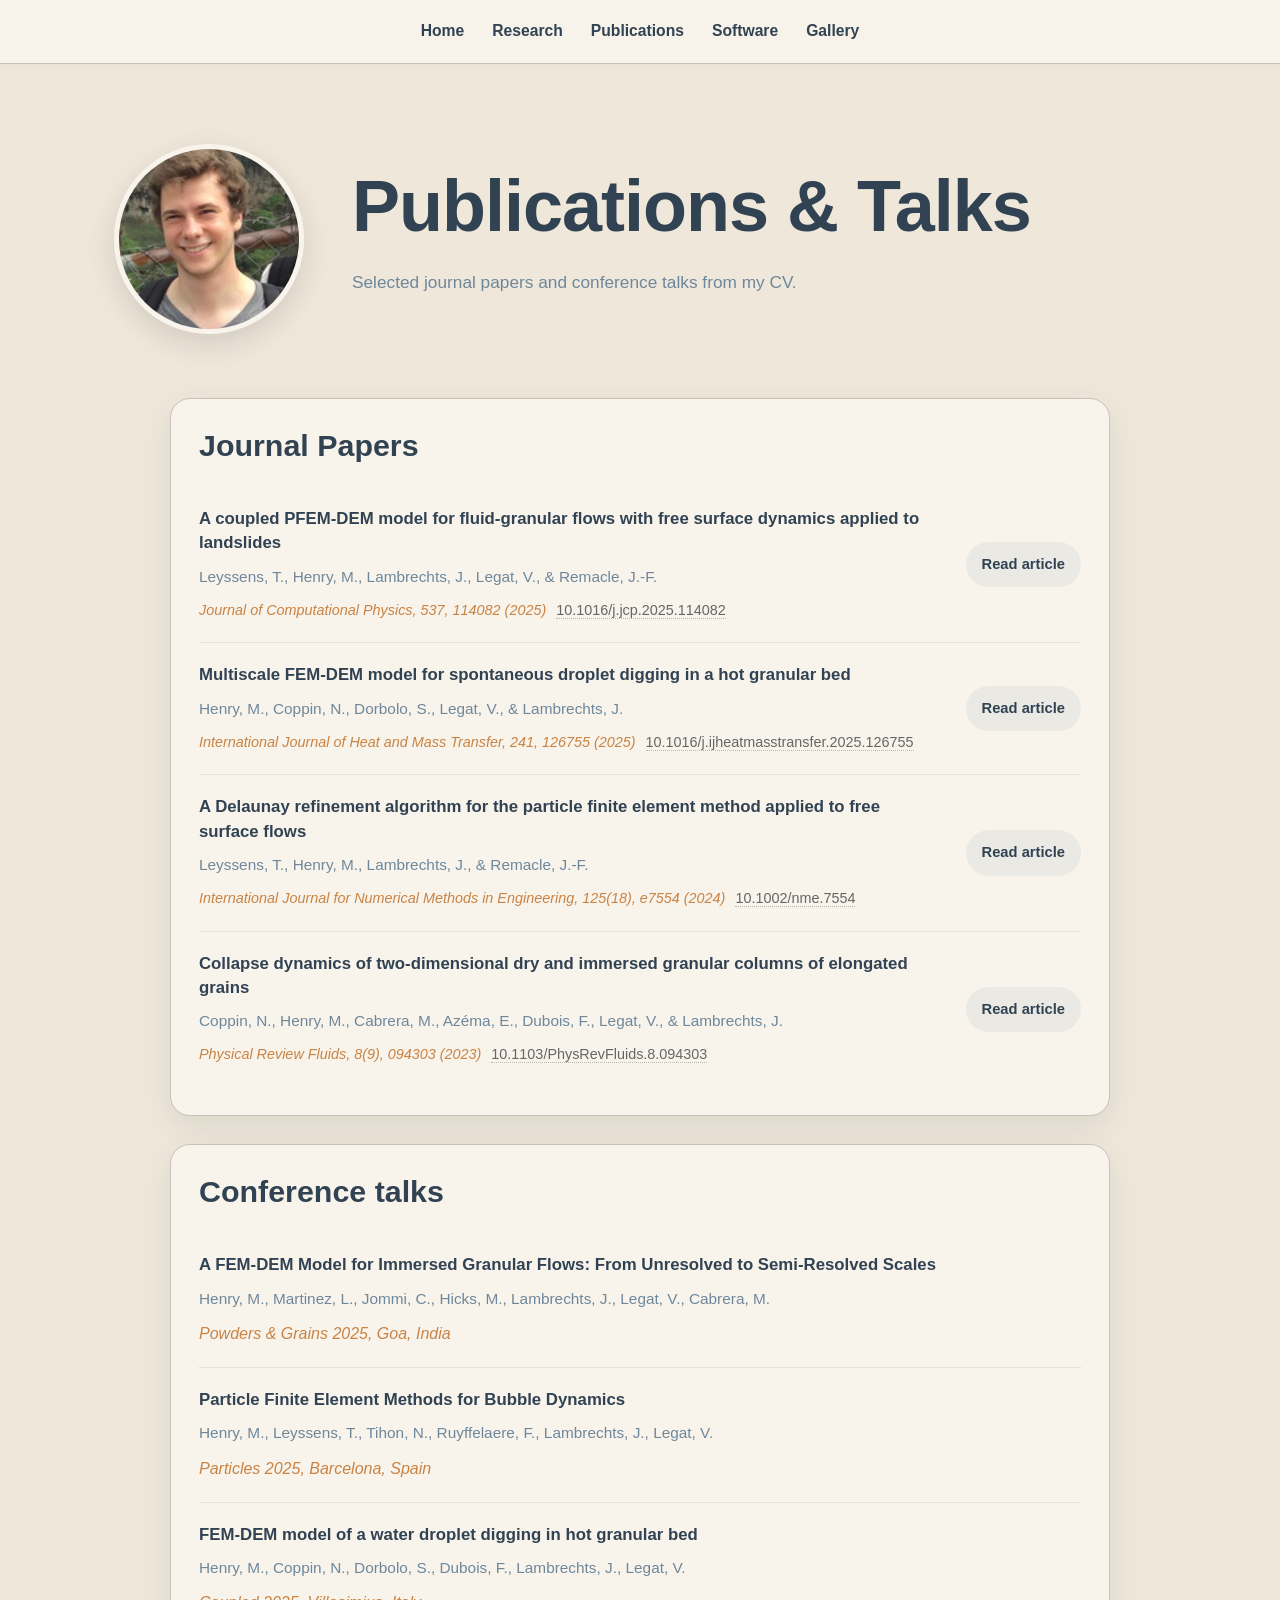
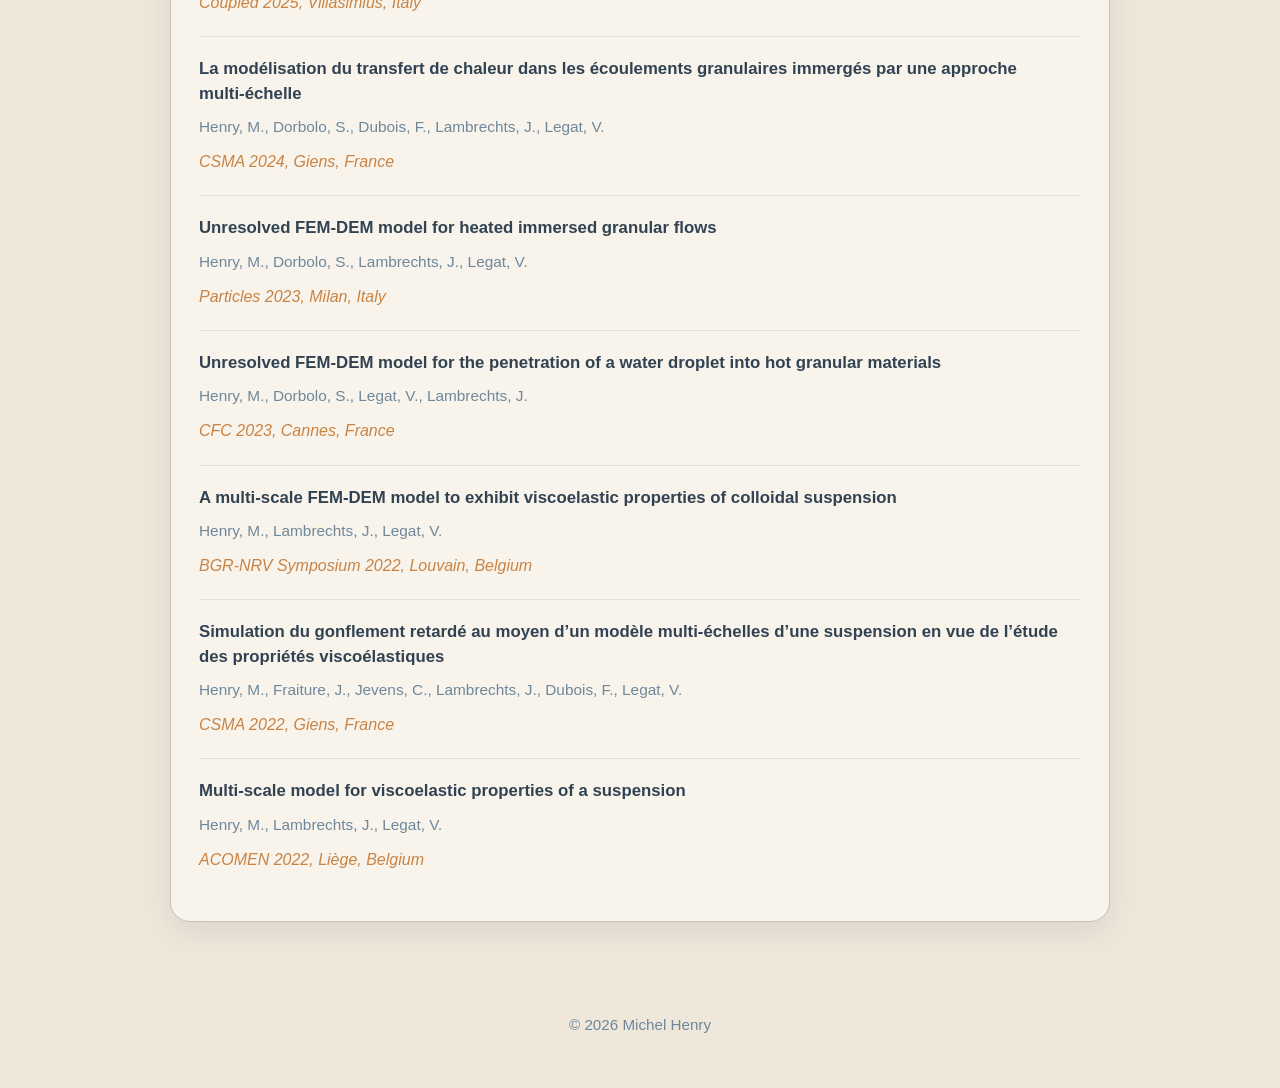
<file: publications.html>
<!DOCTYPE html>
<html lang="en">

<head>
    <meta charset="utf-8">
    <meta name="viewport" content="width=device-width,initial-scale=1">
    <title>Publications — Michel Henry</title>
    <link rel="stylesheet" href="css/style.css">
</head>

<body>

    <nav class="navbar">
        <a href="index.html">Home</a>
        <a href="research.html">Research</a>
        <a href="publications.html">Publications</a>
        <a href="software.html">Software</a>
        <a href="gallery.html">Gallery</a>
    </nav>

<header class="hero">
        <img src="images/profile.png" alt="Michel Henry" class="profile">
        <div class="hero-text">
            <h1>Publications & Talks</h1>
            <p>Selected journal papers and conference talks from my CV.</p>
        </div>
    </header>

    <main class="container">

        <section class="card">
            <h2 class="section-title">Journal Papers</h2>

            <div class="publication">
                <div class="pub-main">
                    <div class="pub-info">
                        <div class="pub-title">
                            A coupled PFEM-DEM model for fluid-granular flows with free surface dynamics applied to
                            landslides
                        </div>
                        <div class="pub-authors">
                            Leyssens, T., Henry, M., Lambrechts, J., Legat, V., & Remacle, J.-F.
                        </div>
                        <div class="pub-meta">
                            <span class="pub-journal">
                                Journal of Computational Physics, 537, 114082 (2025)
                            </span>
                            <span class="pub-doi">
                                <a href="https://doi.org/10.1016/j.jcp.2025.114082" target="_blank">
                                    10.1016/j.jcp.2025.114082
                                </a>
                            </span>
                        </div>
                    </div>
                    <a class="pub-link" href="https://doi.org/10.1016/j.jcp.2025.114082" target="_blank">
                        Read article
                    </a>
                </div>
            </div>

            <div class="publication">
                <div class="pub-main">

                    <div class="pub-info">
                        <div class="pub-title">
                            Multiscale FEM-DEM model for spontaneous droplet digging in a hot granular bed
                        </div>
                        <div class="pub-authors">
                            Henry, M., Coppin, N., Dorbolo, S., Legat, V., & Lambrechts, J.
                        </div>
                        <div class="pub-meta">
                            <span class="pub-journal">
                                International Journal of Heat and Mass Transfer, 241, 126755 (2025)
                            </span>
                            <span class="pub-doi">
                                <a href="https://doi.org/10.1016/j.ijheatmasstransfer.2025.126755" target="_blank">
                                    10.1016/j.ijheatmasstransfer.2025.126755
                                </a>
                            </span>
                        </div>
                    </div>
                    <a class="pub-link" href="https://doi.org/10.1016/j.ijheatmasstransfer.2025.126755" target="_blank">
                        Read article
                    </a>
                </div>
            </div>

            <div class="publication">
                <div class="pub-main">
                    <div class="pub-info">
                        <div class="pub-title">
                            A Delaunay refinement algorithm for the particle finite element method applied to free
                            surface flows
                        </div>
                        <div class="pub-authors">
                            Leyssens, T., Henry, M., Lambrechts, J., & Remacle, J.-F.
                        </div>
                        <div class="pub-meta">
                            <span class="pub-journal">
                                International Journal for Numerical Methods in Engineering, 125(18), e7554 (2024)
                            </span>
                            <span class="pub-doi">
                                <a href="https://doi.org/10.1002/nme.7554" target="_blank">
                                    10.1002/nme.7554
                                </a>
                            </span>
                        </div>
                    </div>
                    <a class="pub-link" href="https://doi.org/10.1002/nme.7554" target="_blank">
                        Read article
                    </a>
                </div>
            </div>

            <div class="publication">
                <div class="pub-main">
                    <div class="pub-info">
                        <div class="pub-title">
                            Collapse dynamics of two-dimensional dry and immersed granular columns of elongated grains
                        </div>
                        <div class="pub-authors">
                            Coppin, N., Henry, M., Cabrera, M., Azéma, E., Dubois, F., Legat, V., & Lambrechts, J.
                        </div>
                        <div class="pub-meta">
                            <span class="pub-journal">
                                Physical Review Fluids, 8(9), 094303 (2023)
                            </span>
                            <span class="pub-doi">
                                <a href="https://doi.org/10.1103/PhysRevFluids.8.094303" target="_blank">
                                    10.1103/PhysRevFluids.8.094303
                                </a>
                            </span>
                        </div>
                    </div>
                    <a class="pub-link" href="https://doi.org/10.1103/PhysRevFluids.8.094303" target="_blank">
                        Read article
                    </a>
                </div>
            </div>
        </section>

        <section class="card">
            <h2 class="section-title">Conference talks</h2>

            <div class="publication">
                <div class="pub-title">A FEM-DEM Model for Immersed Granular Flows: From Unresolved to Semi-Resolved
                    Scales</div>
                <div class="pub-authors">Henry, M., Martinez, L., Jommi, C., Hicks, M., Lambrechts, J., Legat, V.,
                    Cabrera, M.</div>
                <div class="pub-journal">Powders & Grains 2025, Goa, India</div>
            </div>

            <div class="publication">
                <div class="pub-title">Particle Finite Element Methods for Bubble Dynamics</div>
                <div class="pub-authors">Henry, M., Leyssens, T., Tihon, N., Ruyffelaere, F., Lambrechts, J., Legat, V.
                </div>
                <div class="pub-journal">Particles 2025, Barcelona, Spain</div>
            </div>

            <div class="publication">
                <div class="pub-title">FEM-DEM model of a water droplet digging in hot granular bed</div>
                <div class="pub-authors">Henry, M., Coppin, N., Dorbolo, S., Dubois, F., Lambrechts, J., Legat, V.</div>
                <div class="pub-journal">Coupled 2025, Villasimius, Italy</div>
            </div>

            <div class="publication">
                <div class="pub-title">La modélisation du transfert de chaleur dans les écoulements granulaires immergés
                    par une approche multi-échelle</div>
                <div class="pub-authors">Henry, M., Dorbolo, S., Dubois, F., Lambrechts, J., Legat, V.</div>
                <div class="pub-journal">CSMA 2024, Giens, France</div>
            </div>

            <div class="publication">
                <div class="pub-title">Unresolved FEM-DEM model for heated immersed granular flows</div>
                <div class="pub-authors">Henry, M., Dorbolo, S., Lambrechts, J., Legat, V.</div>
                <div class="pub-journal">Particles 2023, Milan, Italy</div>
            </div>

            <div class="publication">
                <div class="pub-title">Unresolved FEM-DEM model for the penetration of a water droplet into hot granular
                    materials</div>
                <div class="pub-authors">Henry, M., Dorbolo, S., Legat, V., Lambrechts, J.</div>
                <div class="pub-journal">CFC 2023, Cannes, France</div>
            </div>

            <div class="publication">
                <div class="pub-title">A multi-scale FEM-DEM model to exhibit viscoelastic properties of colloidal
                    suspension</div>
                <div class="pub-authors">Henry, M., Lambrechts, J., Legat, V.</div>
                <div class="pub-journal">BGR-NRV Symposium 2022, Louvain, Belgium</div>
            </div>

            <div class="publication">
                <div class="pub-title">Simulation du gonflement retardé au moyen d’un modèle multi-échelles d’une
                    suspension en vue de l’étude des propriétés viscoélastiques</div>
                <div class="pub-authors">Henry, M., Fraiture, J., Jevens, C., Lambrechts, J., Dubois, F., Legat, V.
                </div>
                <div class="pub-journal">CSMA 2022, Giens, France</div>
            </div>

            <div class="publication">
                <div class="pub-title">Multi-scale model for viscoelastic properties of a suspension</div>
                <div class="pub-authors">Henry, M., Lambrechts, J., Legat, V.</div>
                <div class="pub-journal">ACOMEN 2022, Liège, Belgium</div>
            </div>
        </section>

    </main>

    <footer>© 2026 Michel Henry</footer>

</body>

</html>
</file>
<file: css/style.css>
:root {
    /* ===== COLORS ===== */
    --bg-color: #EFE7DA;
    --surface-color: #F8F4EC;

    --primary-color: #6E879B;
    --primary-dark: #314252;

    --accent-color: #C98344;
    --accent-soft: #DDB892;

    --text-color: #2F2F2F;
    --border-color: #C7C2B8;

    --shadow-color: rgba(49, 66, 82, 0.10);
    --shadow-hover: rgba(36, 52, 71, 0.16);

    /* ===== SIZES ===== */
    --radius-large: 20px;
    --radius-medium: 14px;

    --container-width: 980px;

    --transition-speed: 0.25s;

    /* Shared, reused values */
    --card-shadow: 0 10px 30px var(--shadow-color);
    --card-shadow-hover: 0 18px 45px var(--shadow-hover);
    --lift: transform var(--transition-speed), box-shadow var(--transition-speed);
}


/* ===================================== */
/* GLOBAL                                 */
/* ===================================== */

* {
    box-sizing: border-box;
}

html {
    scroll-behavior: smooth;
}

body {
    margin: 0;
    font-family: Arial, sans-serif;
    line-height: 1.7;
    color: var(--text-color);
    background: var(--bg-color);
    -webkit-font-smoothing: antialiased;
    overflow-x: hidden; /* guard against accidental horizontal scroll */
}

img,
video {
    max-width: 100%; /* media never overflows its container */
}


/* ===================================== */
/* TYPOGRAPHY                             */
/* ===================================== */

h1,
h2,
h3 {
    color: var(--primary-dark);
    line-height: 1.2;
}

h1 {
    letter-spacing: -1px;
}

h2 {
    margin: 0 0 20px;
    font-size: clamp(1.5rem, 4.5vw, 1.9rem);
}

p {
    margin-top: 0;
}

.section-title {
    margin-bottom: 24px;
}


/* ===================================== */
/* LINKS                                  */
/* ===================================== */

a {
    color: var(--primary-color);
    transition: color var(--transition-speed);
}

a:hover {
    color: var(--accent-color);
}


/* ===================================== */
/* NAVBAR                                 */
/* ===================================== */

.navbar {
    position: sticky;
    top: 0;
    z-index: 100;

    display: flex;
    flex-wrap: wrap;
    justify-content: center;
    align-items: center;
    gap: 28px;

    padding: 18px 24px;

    background: rgba(248, 244, 236, 0.92);
    backdrop-filter: blur(10px);
    border-bottom: 1px solid var(--border-color);
    box-shadow: 0 2px 12px rgba(0, 0, 0, 0.03);
}

.navbar a {
    color: var(--primary-dark);
    font-size: 0.98rem;
    font-weight: bold;
    text-decoration: none;
}

.navbar a:hover {
    color: var(--accent-color);
}


/* ===================================== */
/* HERO                                   */
/* ===================================== */

.hero {
    max-width: 1100px;
    margin: auto;
    padding: 80px 24px 50px;

    display: grid;
    grid-template-columns: 190px 1fr;
    gap: 48px;
    align-items: center;
}

.hero-text h1 {
    margin: 0 0 18px;
    font-size: clamp(2.8rem, 7vw, 4.5rem);
}

.hero-text a {
    font-weight: 600;
}

.hero-text p {
    max-width: 760px;
    color: var(--primary-color);
    font-size: 1.08rem;
}

.profile {
    width: 190px;
    height: 190px;
    border-radius: 50%;
    object-fit: cover;
    border: 5px solid var(--surface-color);
    box-shadow: 0 10px 30px rgba(0, 0, 0, 0.12);
}


/* ===================================== */
/* MAIN CONTAINER                         */
/* ===================================== */

.container {
    max-width: var(--container-width);
    margin: auto;
    padding: 0 20px 40px;

    display: grid;
    gap: 14px;
}


/* ===================================== */
/* SURFACES (shared card pattern)         */
/* ===================================== */

.card,
.research-card,
.gallery-item {
    background: var(--surface-color);
    border: 1px solid var(--border-color);
    border-radius: var(--radius-large);
    box-shadow: var(--card-shadow);
    transition: var(--lift);
}

.card:hover,
.research-card:hover,
.gallery-item:hover {
    transform: translateY(-4px);
    box-shadow: var(--card-shadow-hover);
}

.card {
    margin-top: 14px;
    padding: 28px;
}


/* ===================================== */
/* MEDIA / VIDEO (shared)                 */
/* ===================================== */

/* 16:9 contained videos used on research & gallery pages */
.section-media video,
.gallery-item video,
.research-media video {
    width: 100%;
    aspect-ratio: 16 / 9;
    object-fit: contain;
    display: block;
    background: transparent;
    border-radius: var(--radius-medium);
}

.section-media {
    display: flex;
    justify-content: center;
    align-items: center;
    margin: 20px 0;
}

.section-media video {
    max-width: 600px;
}

.gallery-item video {
    /* Inset the movie so it sits centered inside the card
       instead of touching the top/side borders. */
    padding: 18px 18px 0;
}


/* ===================================== */
/* RESEARCH GRID (home)                   */
/* ===================================== */

.research-grid {
    display: grid;
    grid-template-columns: repeat(auto-fit, minmax(min(250px, 100%), 1fr));
    gap: 14px;
}

.research-card {
    display: flex;
    flex-direction: column;
    overflow: hidden;
}

.research-content {
    display: flex;
    flex-direction: column;
    flex: 1; /* fill the card so cards stay equal height */
    padding: 22px;
}

.research-content h3 {
    margin: 0 0 10px;
    font-size: 1.2rem;
    /* Reserve two lines so titles of different lengths take the same
       height, keeping the videos aligned across cards. */
    min-height: calc(2 * 1.2 * 1.2rem);
}

.research-content p {
    margin: 0;
    color: var(--primary-color);
    font-size: 0.98rem;
}

.research-media {
    margin: 18px 0; /* same gap above and below the video */
}


/* ===================================== */
/* PUBLICATIONS                           */
/* ===================================== */

.publication {
    padding: 20px 0;
    border-bottom: 1px solid var(--shadow-color);
}

.publication:last-child {
    border-bottom: none;
}

.pub-main {
    display: flex;
    justify-content: space-between;
    align-items: center;
    gap: 24px;
}

.pub-info {
    flex: 1;
}

.pub-title {
    margin-bottom: 8px;
    color: var(--primary-dark);
    font-size: 1.05rem;
    font-weight: 600;
    line-height: 1.45;
}

.pub-authors {
    margin-bottom: 8px;
    color: var(--primary-color);
    font-size: 0.96rem;
}

.pub-meta {
    display: flex;
    flex-wrap: wrap;
    align-items: center;
    gap: 10px;
    font-size: 0.9rem;
}

.pub-journal {
    color: var(--accent-color);
    font-style: italic;
}

.pub-doi {
    color: #666;
}

.pub-doi a {
    color: inherit;
    text-decoration: none;
    border-bottom: 1px dotted rgba(0, 0, 0, 0.25);
}

.pub-doi a:hover {
    color: var(--accent-color);
}

.pub-link {
    white-space: nowrap;
    padding: 10px 16px;
    border-radius: 999px;
    background: rgba(110, 135, 155, 0.10);
    color: var(--primary-dark);
    font-size: 0.92rem;
    font-weight: 600;
    text-decoration: none;
    transition: background var(--transition-speed), color var(--transition-speed), transform var(--transition-speed);
}

.pub-link:hover {
    background: var(--accent-color);
    color: white;
    transform: translateY(-2px);
}


/* ===================================== */
/* SOFTWARE                               */
/* ===================================== */

.software-videos {
    display: flex;
    flex-wrap: wrap;
    gap: 1rem;
    margin-top: 1rem;
}

.software-video {
    flex: 1 1 400px;
    min-width: 0; /* allow shrink below content width on mobile */
    display: flex;
    flex-direction: column;
    align-items: center;
}

.software-video video {
    width: auto;
    max-width: 100%;
    height: 300px;
    border-radius: 6px;
}

.video-caption,
.gallery-caption {
    color: var(--primary-color);
    text-align: center;
    line-height: 1.4;
}

.video-caption {
    margin-top: 10px;
    font-size: 0.92rem;
}


/* ===================================== */
/* GALLERY                                */
/* ===================================== */

.gallery-grid {
    display: grid;
    grid-template-columns: repeat(auto-fit, minmax(min(340px, 100%), 1fr));
    gap: 18px;
    margin-top: 24px;
}

.gallery-item {
    overflow: hidden;
}

.gallery-caption {
    padding: 16px 18px;
    font-size: 0.95rem;
    line-height: 1.5;
}


/* ===================================== */
/* RESEARCH PAGE: LEFT MENU / SPLIT       */
/* ===================================== */

.split {
    display: grid;
    grid-template-columns: 260px 1fr;
    gap: 24px;
    align-items: start;
}

.left-menu {
    position: sticky;
    top: 80px;
    padding: 18px;
    border-radius: 12px;
    background: var(--surface-color);
    border: 1px solid var(--border-color);
    box-shadow: 0 8px 20px var(--shadow-color);
}

.left-menu strong {
    display: block;
    margin-bottom: 10px;
    color: var(--primary-dark);
}

.left-menu ul {
    list-style: none;
    margin: 0;
    padding: 0;
}

.left-menu a {
    display: block;
    padding: 6px 8px;
    color: var(--primary-dark);
    text-decoration: none;
    border-radius: 8px;
    transition: background 0.18s ease, color 0.18s ease;
}

.left-menu a:hover {
    background: rgba(217, 186, 147, 0.12);
    color: var(--accent-color);
}

.left-menu .sub {
    margin: 6px 0 0 8px;
}

.left-menu .sub a {
    padding-left: 12px;
    color: var(--primary-color);
    font-size: 0.88rem;
    font-weight: 400;
}


/* ===================================== */
/* FOOTER                                 */
/* ===================================== */

footer {
    padding: 50px 20px;
    text-align: center;
    color: var(--primary-color);
    font-size: 0.95rem;
}


/* ===================================== */
/* RESPONSIVE                             */
/* ===================================== */

/* Tablets / small laptops: stack the research TOC */
@media (max-width: 900px) {
    .split {
        grid-template-columns: 1fr;
    }

    .left-menu {
        position: relative;
        top: auto;
        margin-bottom: 12px;
    }
}

/* Phones: stack hero, tighten spacing */
@media (max-width: 800px) {
    .navbar {
        gap: 18px;
    }

    .hero {
        grid-template-columns: 1fr;
        gap: 28px;
        padding: 48px 20px 32px;
        text-align: center;
    }

    .profile {
        margin: auto;
    }

    .card {
        padding: 20px;
    }
}

/* Small phones: stack publication rows so the button drops below */
@media (max-width: 600px) {
    .pub-main {
        flex-direction: column;
        align-items: flex-start;
        gap: 14px;
    }

    .software-video video {
        height: auto;
        width: 100%;
    }
}
</file>
